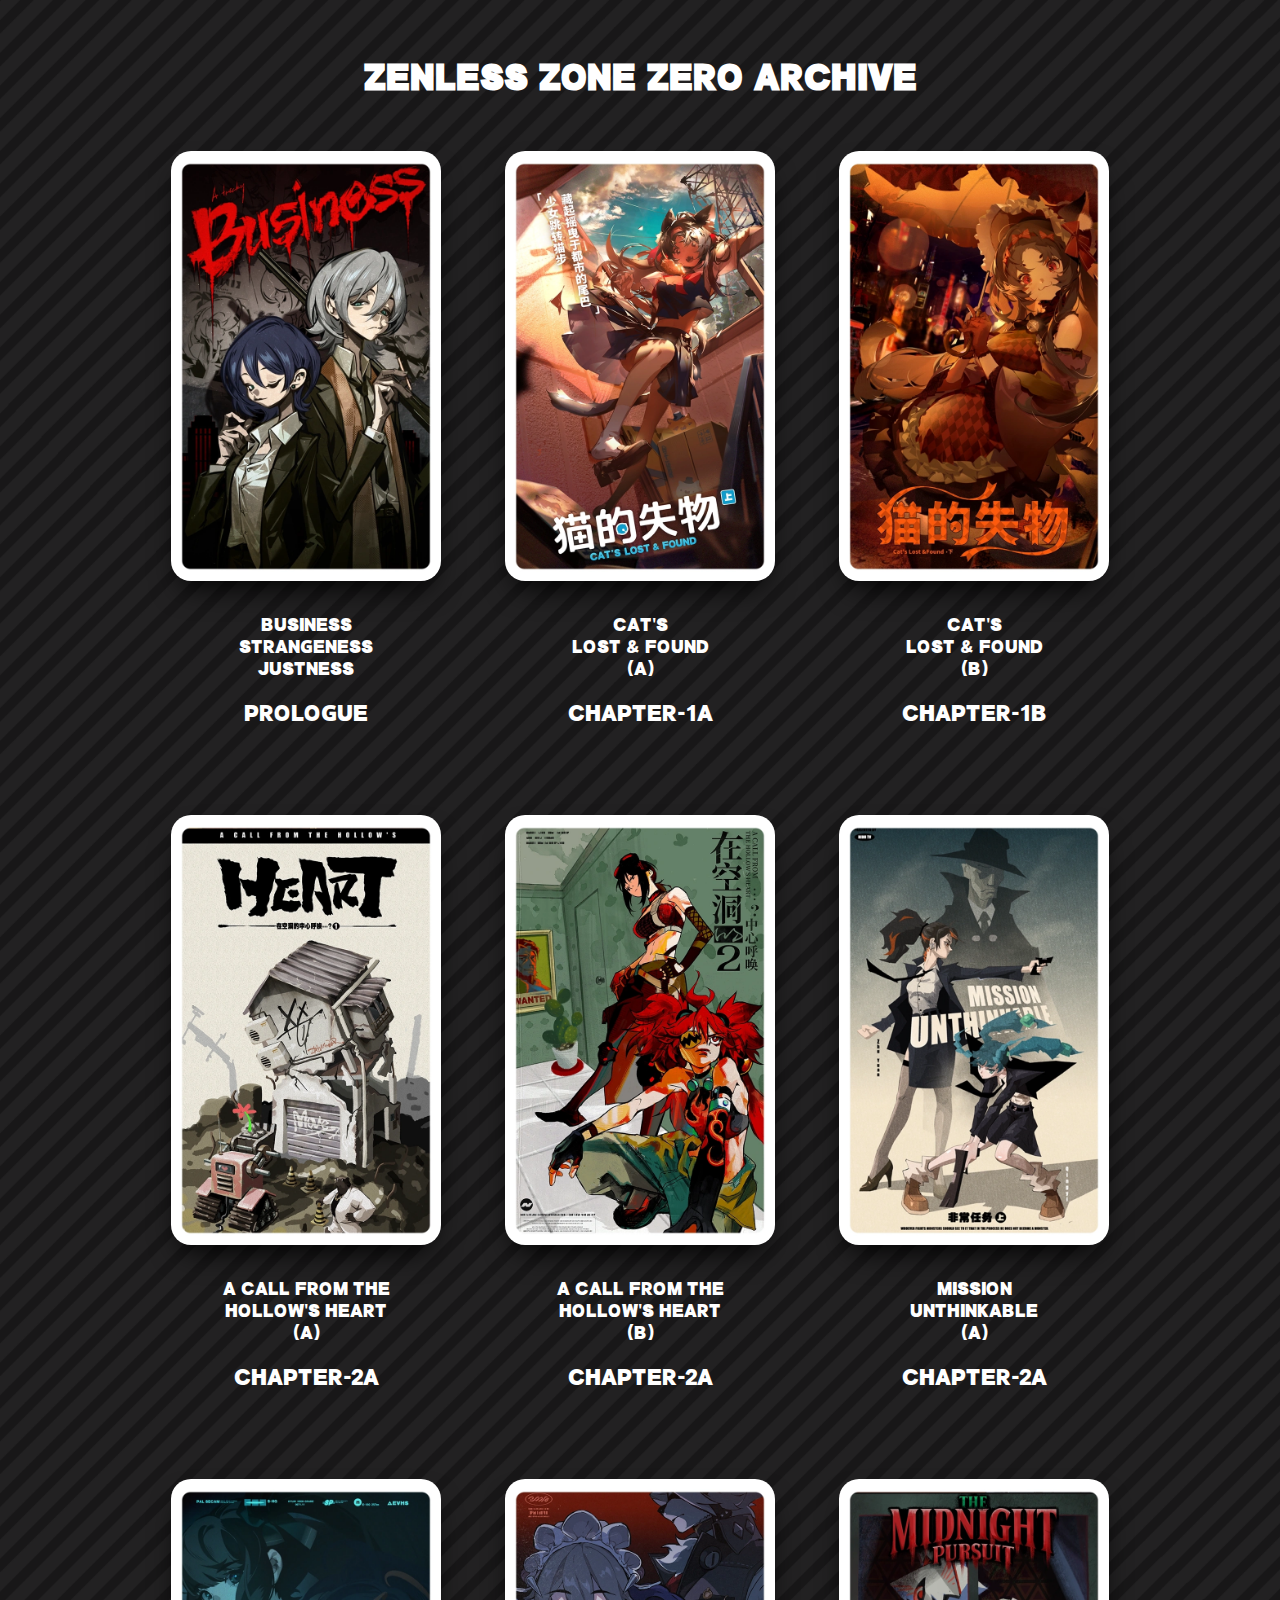
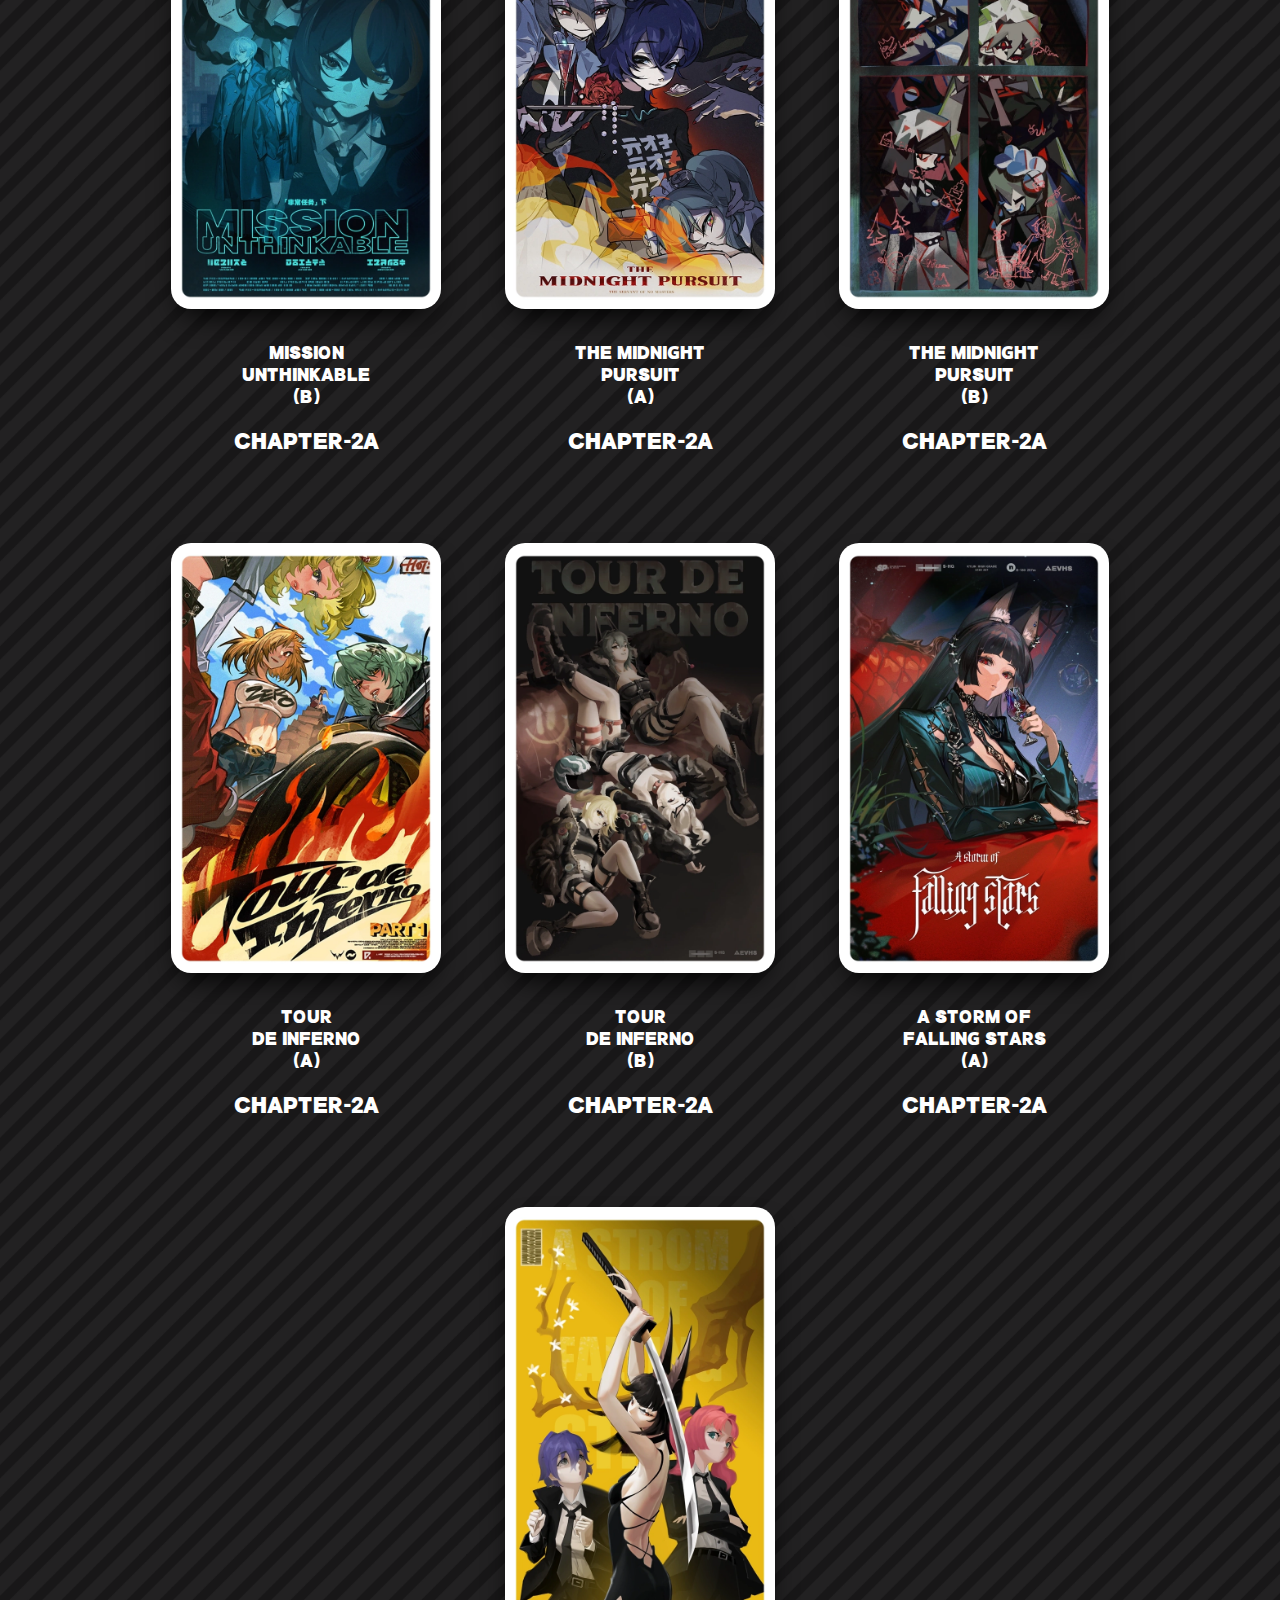
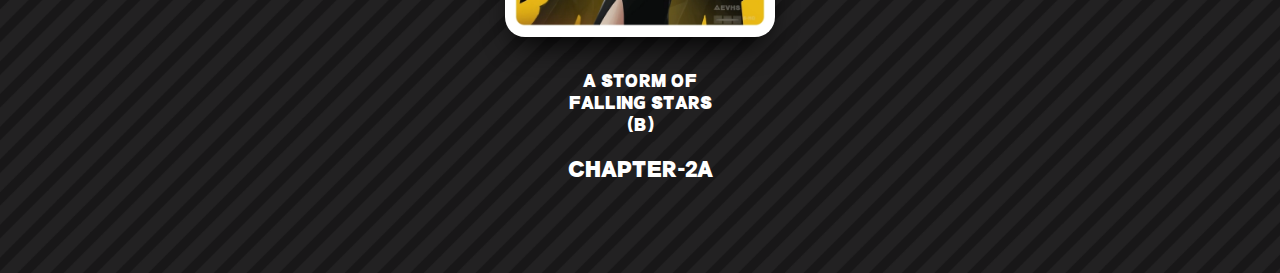
<file: 01_story.html>
<!DOCTYPE html>
<html lang="en">
<head>
    <meta charset="UTF-8">
    <meta name="viewport" content="width=device-width, initial-scale=1.0">
    <title>Story Chapters</title>
</head>
<body>
    <h1>ZENLESS ZONE ZERO ARCHIVE</h1>
    <div class="container">

        <div class="card-grid">
            <div class="card">
                <div class="card-image">
                    <img src="./images/story_chapters/Chapter_0_Tape_Cover_Front.webp" alt="Chapter 01">
                </div>
            </div>
            <div class="card-body">
                <div class="card-name">BUSINESS<br>STRANGENESS<br>JUSTNESS</div>
            </div>
            <div class="card-footer">
                <div class="card-name">PROLOGUE</div>
            </div>
        </div>

    <!--CHAPTER1-->   
        <div class="card-grid">
            <div class="card">
                <div class="card-image">
                    <img src="./images/story_chapters/Chapter_1A_Tape_Cover_Front.webp" alt="Chapter 01">
                </div>
            </div>
            <div class="card-body">
                <div class="card-name">CAT'S<br>LOST & FOUND<br>(A)</div>
            </div>
            <div class="card-footer">
                <div class="card-name">CHAPTER-1A</div>
            </div>
        </div>
 
        <div class="card-grid">
            <div class="card">
                <div class="card-image">
                    <img src="./images/story_chapters/Chapter_1B_Tape_Cover_Front.webp" alt="Chapter 01">
                </div>
            </div>
            <div class="card-body">
                <div class="card-name">CAT'S<br>LOST & FOUND<br>(B)</div>
            </div>
            <div class="card-footer">
                <div class="card-name">CHAPTER-1B</div>
            </div>
        </div>

    <!--CHAPTER2-->   
        <div class="card-grid">
            <div class="card">
                <div class="card-image">
                    <img src="./images/story_chapters/Chapter_2A_Tape_Cover_Front.webp" alt="Chapter 01">
                </div>
            </div>
            <div class="card-body">
                <div class="card-name">A CALL FROM THE<br>HOLLOW'S HEART<br>(A)</div>
            </div>
            <div class="card-footer">
                <div class="card-name">CHAPTER-2A</div>
            </div>
        </div>

        <div class="card-grid">
            <div class="card">
                <div class="card-image">
                    <img src="./images/story_chapters/Chapter_2B_Tape_Cover_Front.webp" alt="Chapter 01">
                </div>
            </div>
            <div class="card-body">
                <div class="card-name">A CALL FROM THE<br>HOLLOW'S HEART<br>(B)</div>
            </div>
            <div class="card-footer">
                <div class="card-name">CHAPTER-2A</div>
            </div>
        </div>

    <!--CHAPTER2-I-->   
        <div class="card-grid">
            <div class="card">
                <div class="card-image">
                    <img src="./images/story_chapters/Chapter_2IA_Tape_Cover_Front.webp" alt="Chapter 01">
                </div>
            </div>
            <div class="card-body">
                <div class="card-name">MISSION<br>UNTHINKABLE<br>(A)</div>
            </div>
            <div class="card-footer">
                <div class="card-name">CHAPTER-2A</div>
            </div>
        </div>

        <div class="card-grid">
            <div class="card">
                <div class="card-image">
                    <img src="./images/story_chapters/Chapter_2IB_Tape_Cover_Front.webp" alt="Chapter 01">
                </div>
            </div>
            <div class="card-body">
                <div class="card-name">MISSION<br>UNTHINKABLE<br>(B)</div>
            </div>
            <div class="card-footer">
                <div class="card-name">CHAPTER-2A</div>
            </div>
        </div>

    <!--CHAPTER3-->   
        <div class="card-grid">
            <div class="card">
                <div class="card-image">
                    <img src="./images/story_chapters/Chapter_3A_Tape_Cover_Front.webp" alt="Chapter 01">
                </div>
            </div>
            <div class="card-body">
                <div class="card-name">THE MIDNIGHT<br>PURSUIT<br>(A)</div>
            </div>
            <div class="card-footer">
                <div class="card-name">CHAPTER-2A</div>
            </div>
        </div>

        <div class="card-grid">
            <div class="card">
                <div class="card-image">
                    <img src="./images/story_chapters/Chapter_3B_Tape_Cover_Front.webp" alt="Chapter 01">
                </div>
            </div>
            <div class="card-body">
                <div class="card-name">THE MIDNIGHT<br>PURSUIT<br>(B)</div>
            </div>
            <div class="card-footer">
                <div class="card-name">CHAPTER-2A</div>
            </div>
        </div>
        
    <!--CHAPTER4-->   
        <div class="card-grid">
            <div class="card">
                <div class="card-image">
                    <img src="./images/story_chapters/Chapter_4A_Tape_Cover_Front.webp" alt="Chapter 01">
                </div>
            </div>
            <div class="card-body">
                <div class="card-name">TOUR<br>DE INFERNO<br>(A)</div>
            </div>
            <div class="card-footer">
                <div class="card-name">CHAPTER-2A</div>
            </div>
        </div>

        <div class="card-grid">
            <div class="card">
                <div class="card-image">
                    <img src="./images/story_chapters/Chapter_4B_Tape_Cover_Front.webp" alt="Chapter 01">
                </div>
            </div>
            <div class="card-body">
                <div class="card-name">TOUR<br>DE INFERNO<br>(B)</div>
            </div>
            <div class="card-footer">
                <div class="card-name">CHAPTER-2A</div>
            </div>
        </div>

    <!--CHAPTER5-->   
        <div class="card-grid">
            <div class="card">
                <div class="card-image">
                    <img src="./images/story_chapters/Chapter_5A_Tape_Cover_Front.webp" alt="Chapter 01">
                </div>
            </div>
            <div class="card-body">
                <div class="card-name">A STORM OF<br>FALLING STARS<br>(A)</div>
            </div>
            <div class="card-footer">
                <div class="card-name">CHAPTER-2A</div>
            </div>
        </div>

        <div class="card-grid">
            <div class="card">
                <div class="card-image">
                    <img src="./images/story_chapters/Chapter_5B_Tape_Cover_Front.webp" alt="Chapter 01">
                </div>
            </div>
            <div class="card-body">
                <div class="card-name">A STORM OF<br>FALLING STARS<br>(B)</div>
            </div>
            <div class="card-footer">
                <div class="card-name">CHAPTER-2A</div>
            </div>
        </div>

    </div>
</body>
</html>
<link rel="stylesheet" href="style.css" />
</file>
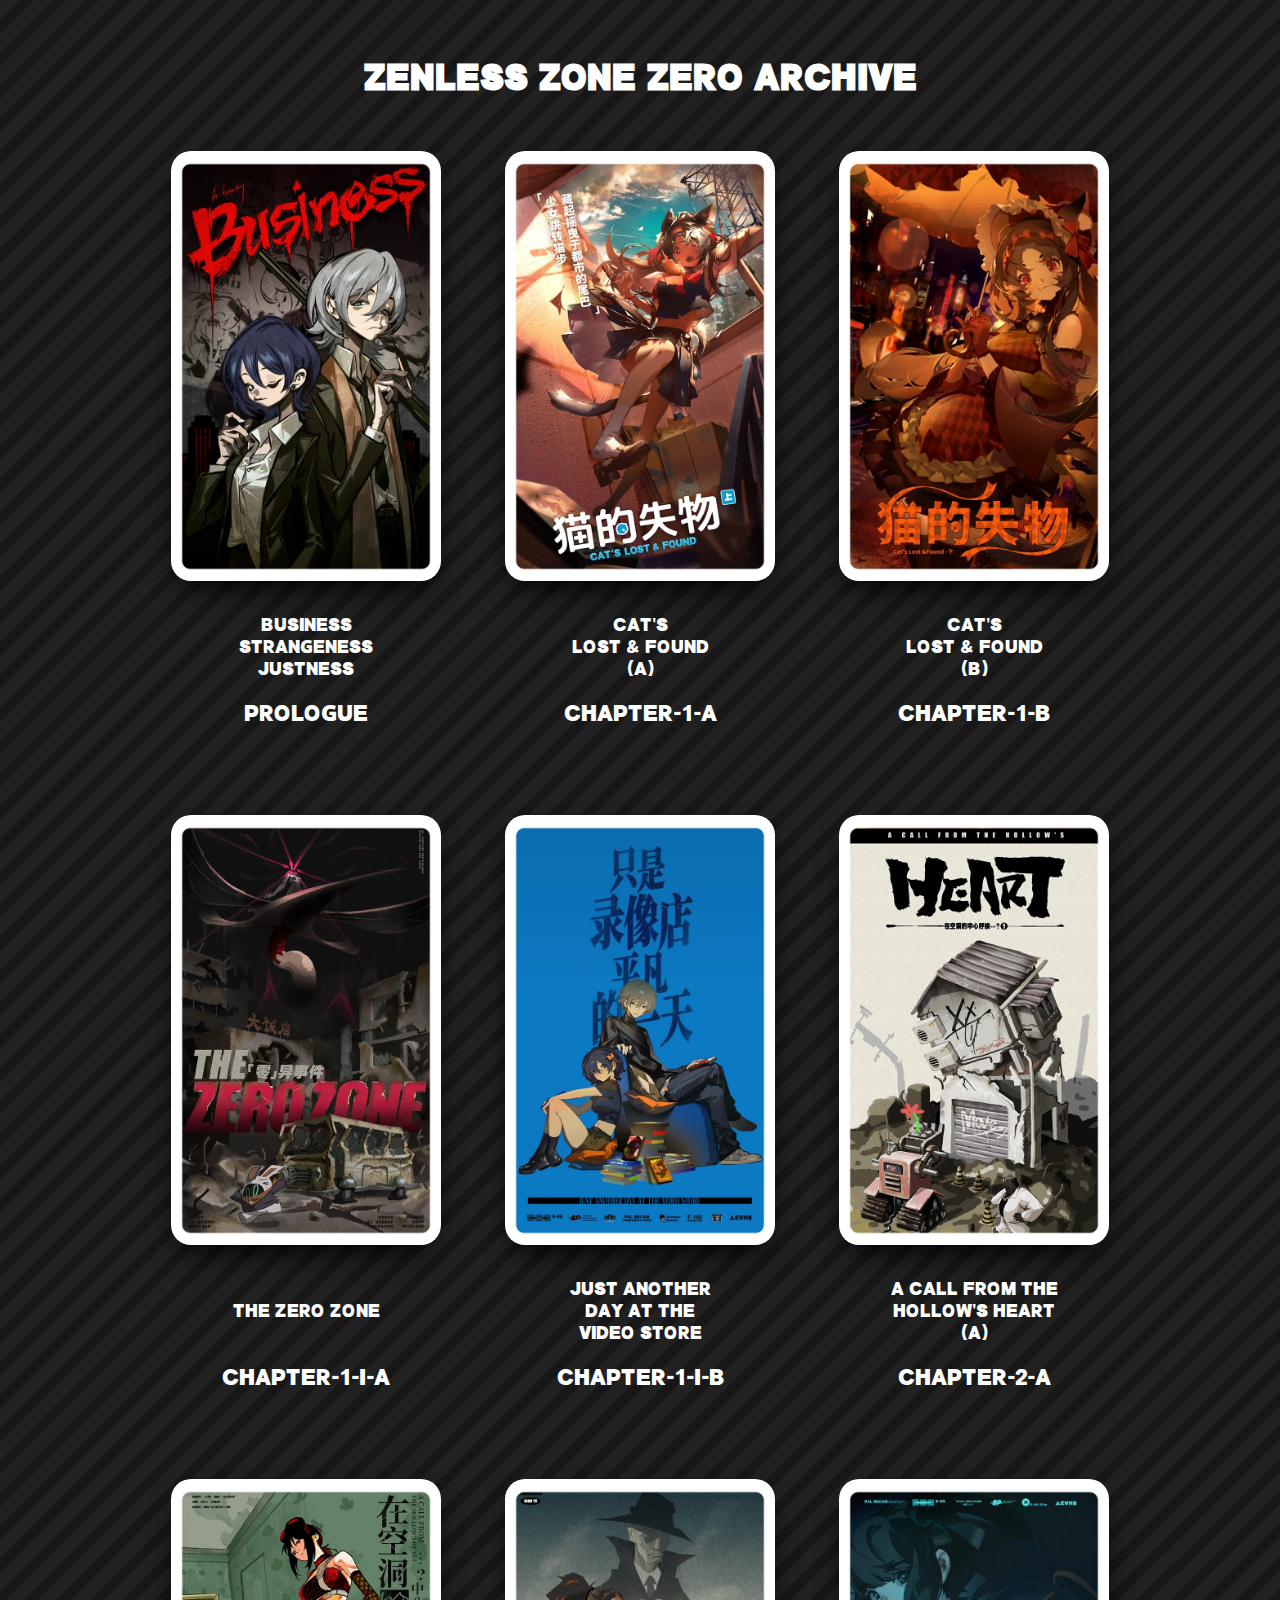
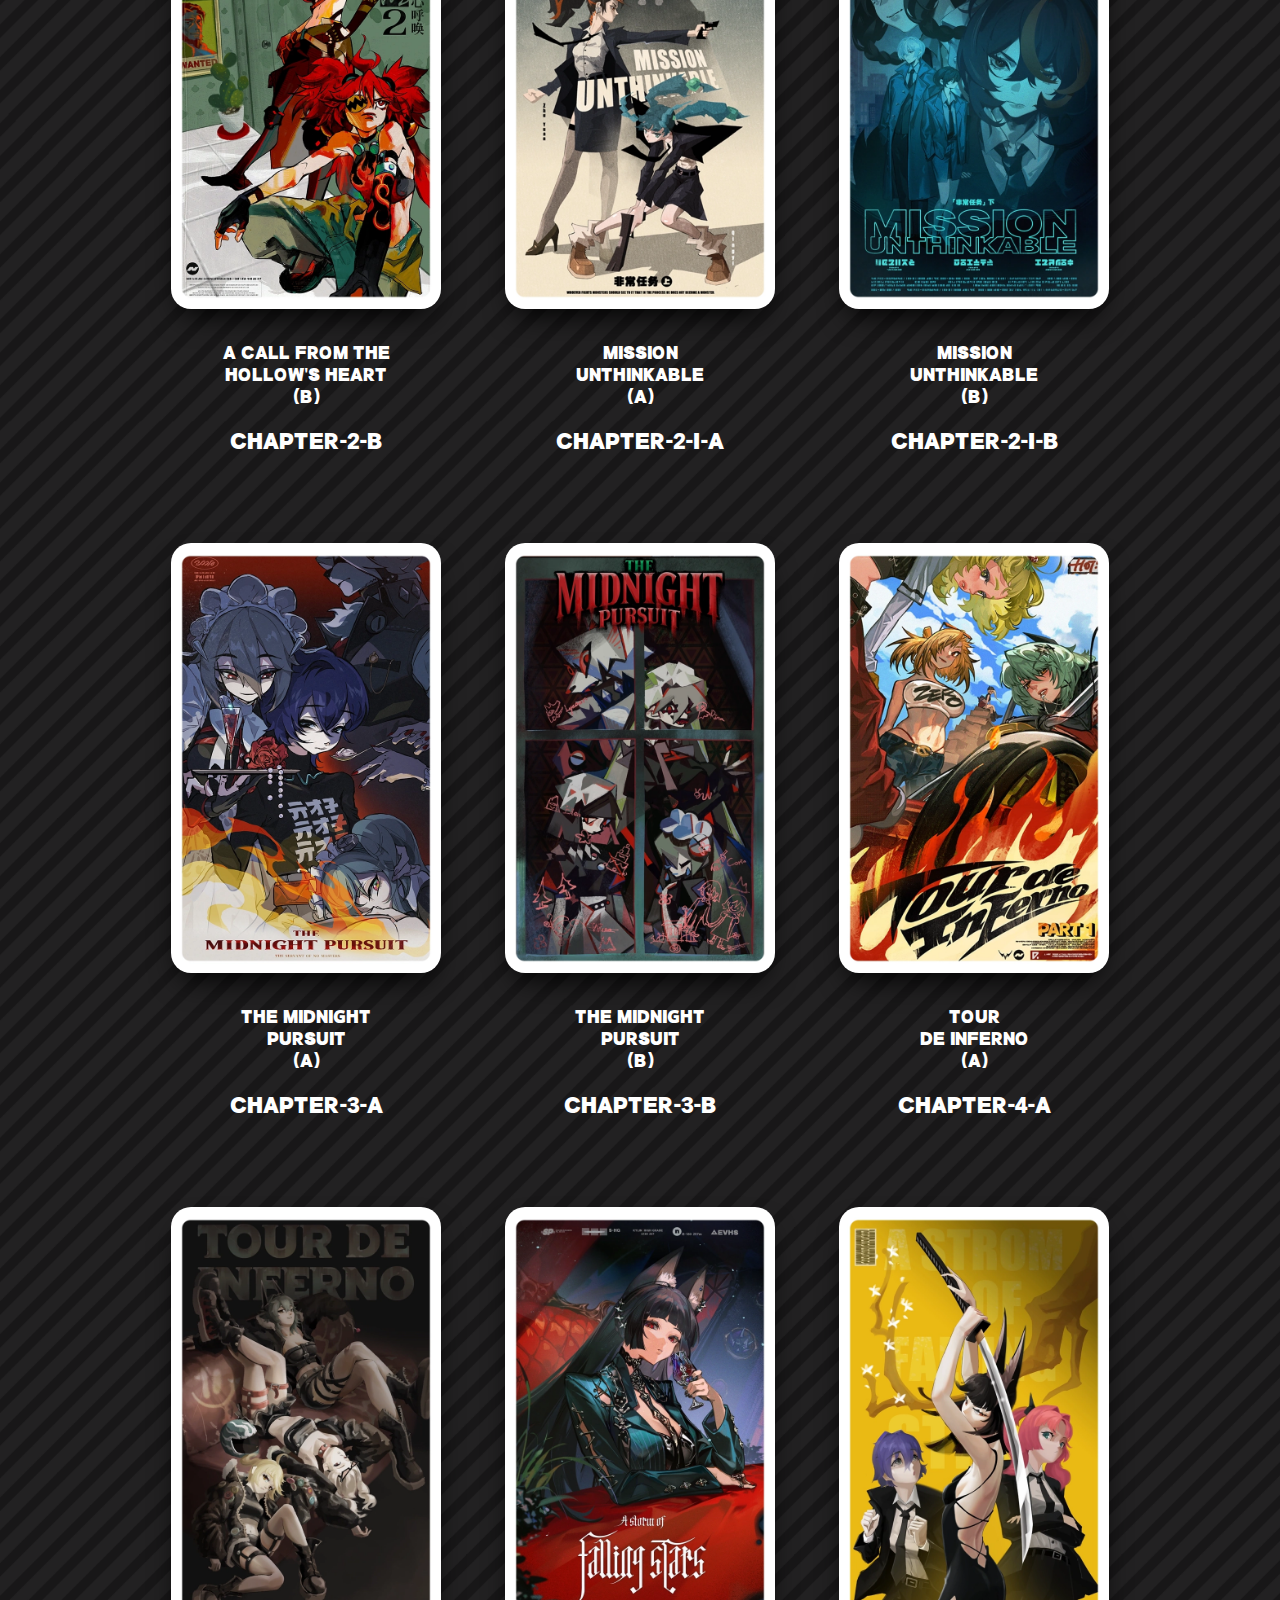
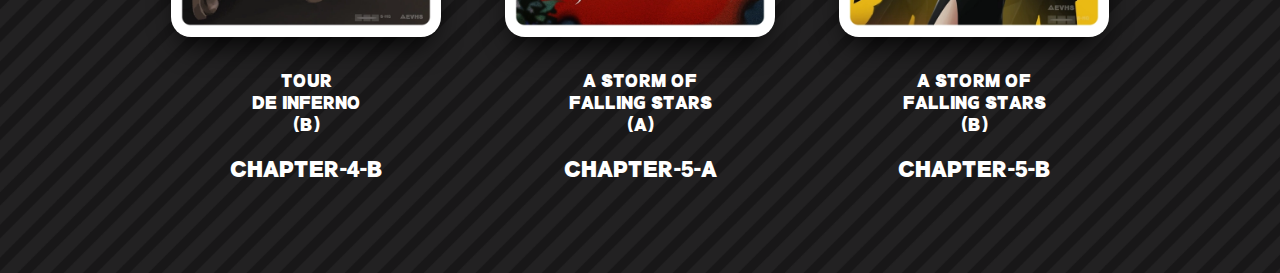
<file: 01_story/01_story.html>
<!DOCTYPE html>
<html lang="en">
<head>
    <meta charset="UTF-8">
    <meta name="viewport" content="width=device-width, initial-scale=1.0">
    <title>Story Chapters</title>
</head>
<body>
    <h1>ZENLESS ZONE ZERO ARCHIVE</h1>
    <div class="container">

        <div class="card-grid">
            <div class="card">
                <div class="card-image">
                    <img src=".././images/story_chapters/Chapter_0_Tape_Cover_Front.webp" alt="Chapter 01">
                </div>
            </div>
            <div class="card-body">
                <div class="card-name">BUSINESS<br>STRANGENESS<br>JUSTNESS</div>
            </div>
            <div class="card-footer">
                <div class="card-name">PROLOGUE</div>
            </div>
        </div>

    <!--CHAPTER1-->   
        <div class="card-grid">
            <div class="card">
                <div class="card-image">
                    <img src=".././images/story_chapters/Chapter_1A_Tape_Cover_Front.webp" alt="Chapter 01">
                </div>
            </div>
            <div class="card-body">
                <div class="card-name">CAT'S<br>LOST & FOUND<br>(A)</div>
            </div>
            <div class="card-footer">
                <div class="card-name">CHAPTER-1-A</div>
            </div>
        </div>
 
        <div class="card-grid">
            <div class="card">
                <div class="card-image">
                    <img src=".././images/story_chapters/Chapter_1B_Tape_Cover_Front.webp" alt="Chapter 01">
                </div>
            </div>
            <div class="card-body">
                <div class="card-name">CAT'S<br>LOST & FOUND<br>(B)</div>
            </div>
            <div class="card-footer">
                <div class="card-name">CHAPTER-1-B</div>
            </div>
        </div>

    <!--CHAPTER1-INTERLUDE-->   
        <div class="card-grid">
            <div class="card">
                <div class="card-image">
                    <img src=".././images/story_chapters/Chapter_1IA_The_Zero_Zone_Tape_Cover_Front.webp" alt="Chapter 01">
                </div>
            </div>
            <div class="card-body">
                <div class="card-name"> <br>THE ZERO ZONE<br><br></div>
            </div>
            <div class="card-footer">
                <div class="card-name">CHAPTER-1-I-A</div>
            </div>
        </div>

        <div class="card-grid">
            <div class="card">
                <div class="card-image">
                    <img src=".././images/story_chapters/Chapter_1IB_Just_Another_Day_at_the_Video_Store_Tape_Cover_Front.webp" alt="Chapter 01">
                </div>
            </div>
            <div class="card-body">
                <div class="card-name">JUST ANOTHER<br>DAY AT THE<br>VIDEO STORE</div>
            </div>
            <div class="card-footer">
                <div class="card-name">CHAPTER-1-I-B</div>
            </div>
        </div>

    <!--CHAPTER2-->   
        <div class="card-grid">
            <div class="card">
                <div class="card-image">
                    <img src=".././images/story_chapters/Chapter_2A_Tape_Cover_Front.webp" alt="Chapter 01">
                </div>
            </div>
            <div class="card-body">
                <div class="card-name">A CALL FROM THE<br>HOLLOW'S HEART<br>(A)</div>
            </div>
            <div class="card-footer">
                <div class="card-name">CHAPTER-2-A</div>
            </div>
        </div>

        <div class="card-grid">
            <div class="card">
                <div class="card-image">
                    <img src=".././images/story_chapters/Chapter_2B_Tape_Cover_Front.webp" alt="Chapter 01">
                </div>
            </div>
            <div class="card-body">
                <div class="card-name">A CALL FROM THE<br>HOLLOW'S HEART<br>(B)</div>
            </div>
            <div class="card-footer">
                <div class="card-name">CHAPTER-2-B</div>
            </div>
        </div>

    <!--CHAPTER2-INTERLUDE-->   
        <div class="card-grid">
            <div class="card">
                <div class="card-image">
                    <img src=".././images/story_chapters/Chapter_2IA_Tape_Cover_Front.webp" alt="Chapter 01">
                </div>
            </div>
            <div class="card-body">
                <div class="card-name">MISSION<br>UNTHINKABLE<br>(A)</div>
            </div>
            <div class="card-footer">
                <div class="card-name">CHAPTER-2-I-A</div>
            </div>
        </div>

        <div class="card-grid">
            <div class="card">
                <div class="card-image">
                    <img src=".././images/story_chapters/Chapter_2IB_Tape_Cover_Front.webp" alt="Chapter 01">
                </div>
            </div>
            <div class="card-body">
                <div class="card-name">MISSION<br>UNTHINKABLE<br>(B)</div>
            </div>
            <div class="card-footer">
                <div class="card-name">CHAPTER-2-I-B</div>
            </div>
        </div>

    <!--CHAPTER3-->   
        <div class="card-grid">
            <div class="card">
                <div class="card-image">
                    <img src=".././images/story_chapters/Chapter_3A_Tape_Cover_Front.webp" alt="Chapter 01">
                </div>
            </div>
            <div class="card-body">
                <div class="card-name">THE MIDNIGHT<br>PURSUIT<br>(A)</div>
            </div>
            <div class="card-footer">
                <div class="card-name">CHAPTER-3-A</div>
            </div>
        </div>

        <div class="card-grid">
            <div class="card">
                <div class="card-image">
                    <img src=".././images/story_chapters/Chapter_3B_Tape_Cover_Front.webp" alt="Chapter 01">
                </div>
            </div>
            <div class="card-body">
                <div class="card-name">THE MIDNIGHT<br>PURSUIT<br>(B)</div>
            </div>
            <div class="card-footer">
                <div class="card-name">CHAPTER-3-B</div>
            </div>
        </div>
        
    <!--CHAPTER4-->   
        <div class="card-grid">
            <div class="card">
                <div class="card-image">
                    <img src=".././images/story_chapters/Chapter_4A_Tape_Cover_Front.webp" alt="Chapter 01">
                </div>
            </div>
            <div class="card-body">
                <div class="card-name">TOUR<br>DE INFERNO<br>(A)</div>
            </div>
            <div class="card-footer">
                <div class="card-name">CHAPTER-4-A</div>
            </div>
        </div>

        <div class="card-grid">
            <div class="card">
                <div class="card-image">
                    <img src=".././images/story_chapters/Chapter_4B_Tape_Cover_Front.webp" alt="Chapter 01">
                </div>
            </div>
            <div class="card-body">
                <div class="card-name">TOUR<br>DE INFERNO<br>(B)</div>
            </div>
            <div class="card-footer">
                <div class="card-name">CHAPTER-4-B</div>
            </div>
        </div>

    <!--CHAPTER5-->   
        <div class="card-grid">
            <div class="card">
                <div class="card-image">
                    <img src=".././images/story_chapters/Chapter_5A_Tape_Cover_Front.webp" alt="Chapter 01">
                </div>
            </div>
            <div class="card-body">
                <div class="card-name">A STORM OF<br>FALLING STARS<br>(A)</div>
            </div>
            <div class="card-footer">
                <div class="card-name">CHAPTER-5-A</div>
            </div>
        </div>

        <div class="card-grid">
            <div class="card">
                <div class="card-image">
                    <img src=".././images/story_chapters/Chapter_5B_Tape_Cover_Front.webp" alt="Chapter 01">
                </div>
            </div>
            <div class="card-body">
                <div class="card-name">A STORM OF<br>FALLING STARS<br>(B)</div>
            </div>
            <div class="card-footer">
                <div class="card-name">CHAPTER-5-B</div>
            </div>
        </div>

    </div>
</body>
</html>
<link rel="stylesheet" href="../style.css" />
</file>
<file: style.css>
@font-face {
    font-family: "Inpin-Hongmengti";
    src: url(Inpin\ Hongmengti.ttf);
}

/* use this to omit lines of code */

body {
    padding: 2% 5%;
    text-align: center;
    background-image: url(./background/zzz_background_pattern_01.png);
    background-size: cover;
    background-repeat: no-repeat;
}

h1 {
    font-family: "Inpin-Hongmengti";
    color: white;
}

/* --- GRID --- */

    .container {
        position: relative;
        display: flex;
        justify-content: center;
        align-items: center;
        flex-wrap: wrap;
    }

    .card-grid {
        position: relative;
        width: 270px;
        height: 600px;
        margin: 2em;
        display: grid;
        grid-template-columns: 1fr;
        grid-template-rows: 1fr auto;
        border-radius: 22px;
    }

    .card {
        position: relative;
        width: 270px;
        height: 430px;
        display: grid;
    /*  grid-template-columns: 1fr;
        grid-template-rows: 1fr auto; */
        border-radius: 22px;
        z-index: 3;
    }

    .card-image {
        position: relative;
        background-color: white;
        border-radius: 20px;
        z-index: 2;
        display: flex;
        justify-content: center;
        align-items: center;
        /* background: url(./images/??.webp); */
        background-size: cover;
        
    }

    .card-image img {
        max-width: 97%;
        max-height: 97%;
        border-radius: 20px;
        transition: max-width 0.4s, max-height 0.4s;
    }

    .card:hover .card-image img {
        max-width: 120%;
        max-height: 120%;
    }

    .card-image {
        position: relative;
        background-color: white;
        z-index: 3;
        display: flex;
        justify-content: center;
        align-items: center;
        /* background: url(./images/??.webp); */
        background-size: cover;
        
    }

    .card {
        box-shadow: 0 15px 30px -10px #000;
        cursor: pointer;
    }

    .card:hover {
        box-shadow: 4px 4px 25px rgba(0, 0, 0, 0.2);

    }

    .card-body {
        font-family: "Inpin-Hongmengti";
        color: white;
        margin: 20px;
        font-size: 16px;
        transition: font-size 0.4s;
        z-index: 1;
    }

    .card-footer {
        font-family: "Inpin-Hongmengti";
        color: white;
        margin-bottom: 25px;
        font-size: 20px;
        transition: font-size 0.4s;
        z-index: 4;
    }

    .card-grid:hover .card-footer {
        font-size: 30px;
    }

    .card-name-small {
        font-family: "Inpin-Hongmengti";
        color: white;
        font-size: 14px;
        text-align: justify;
        z-index: 1;
    }
</file>
